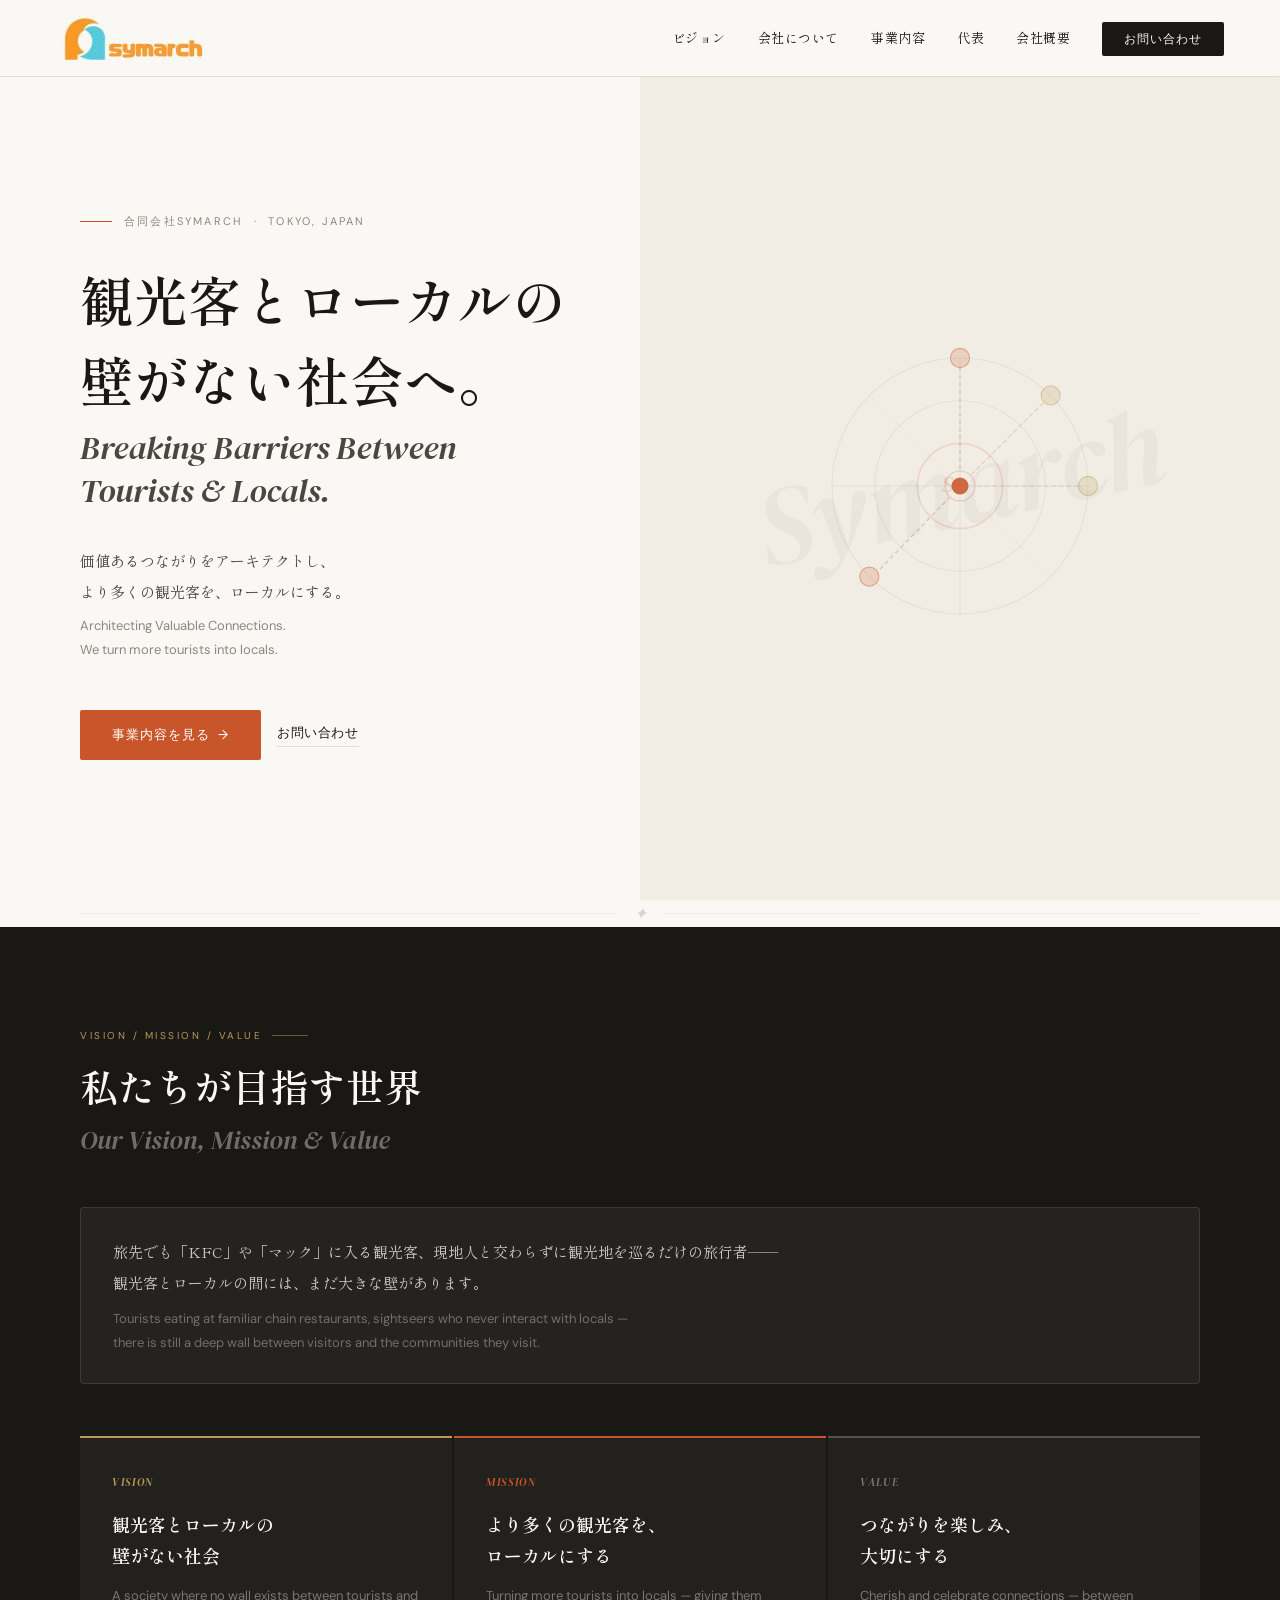
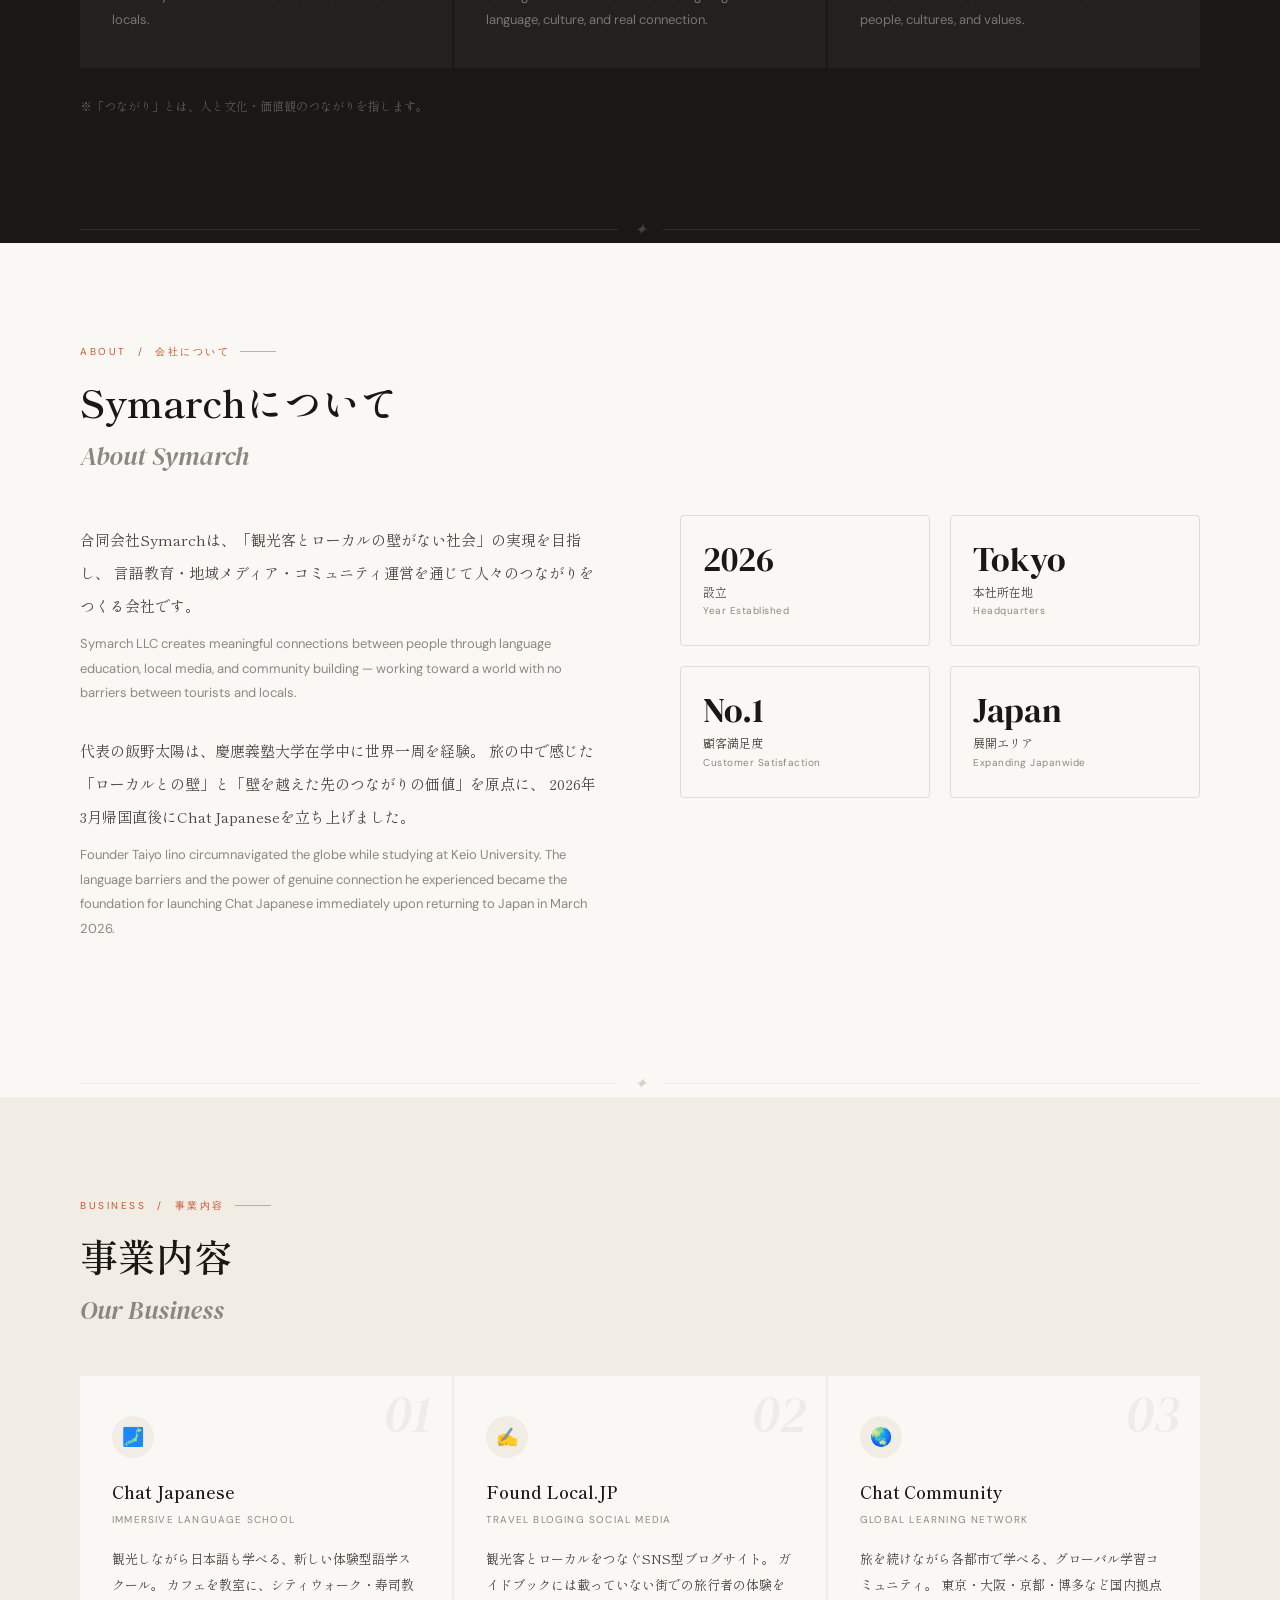
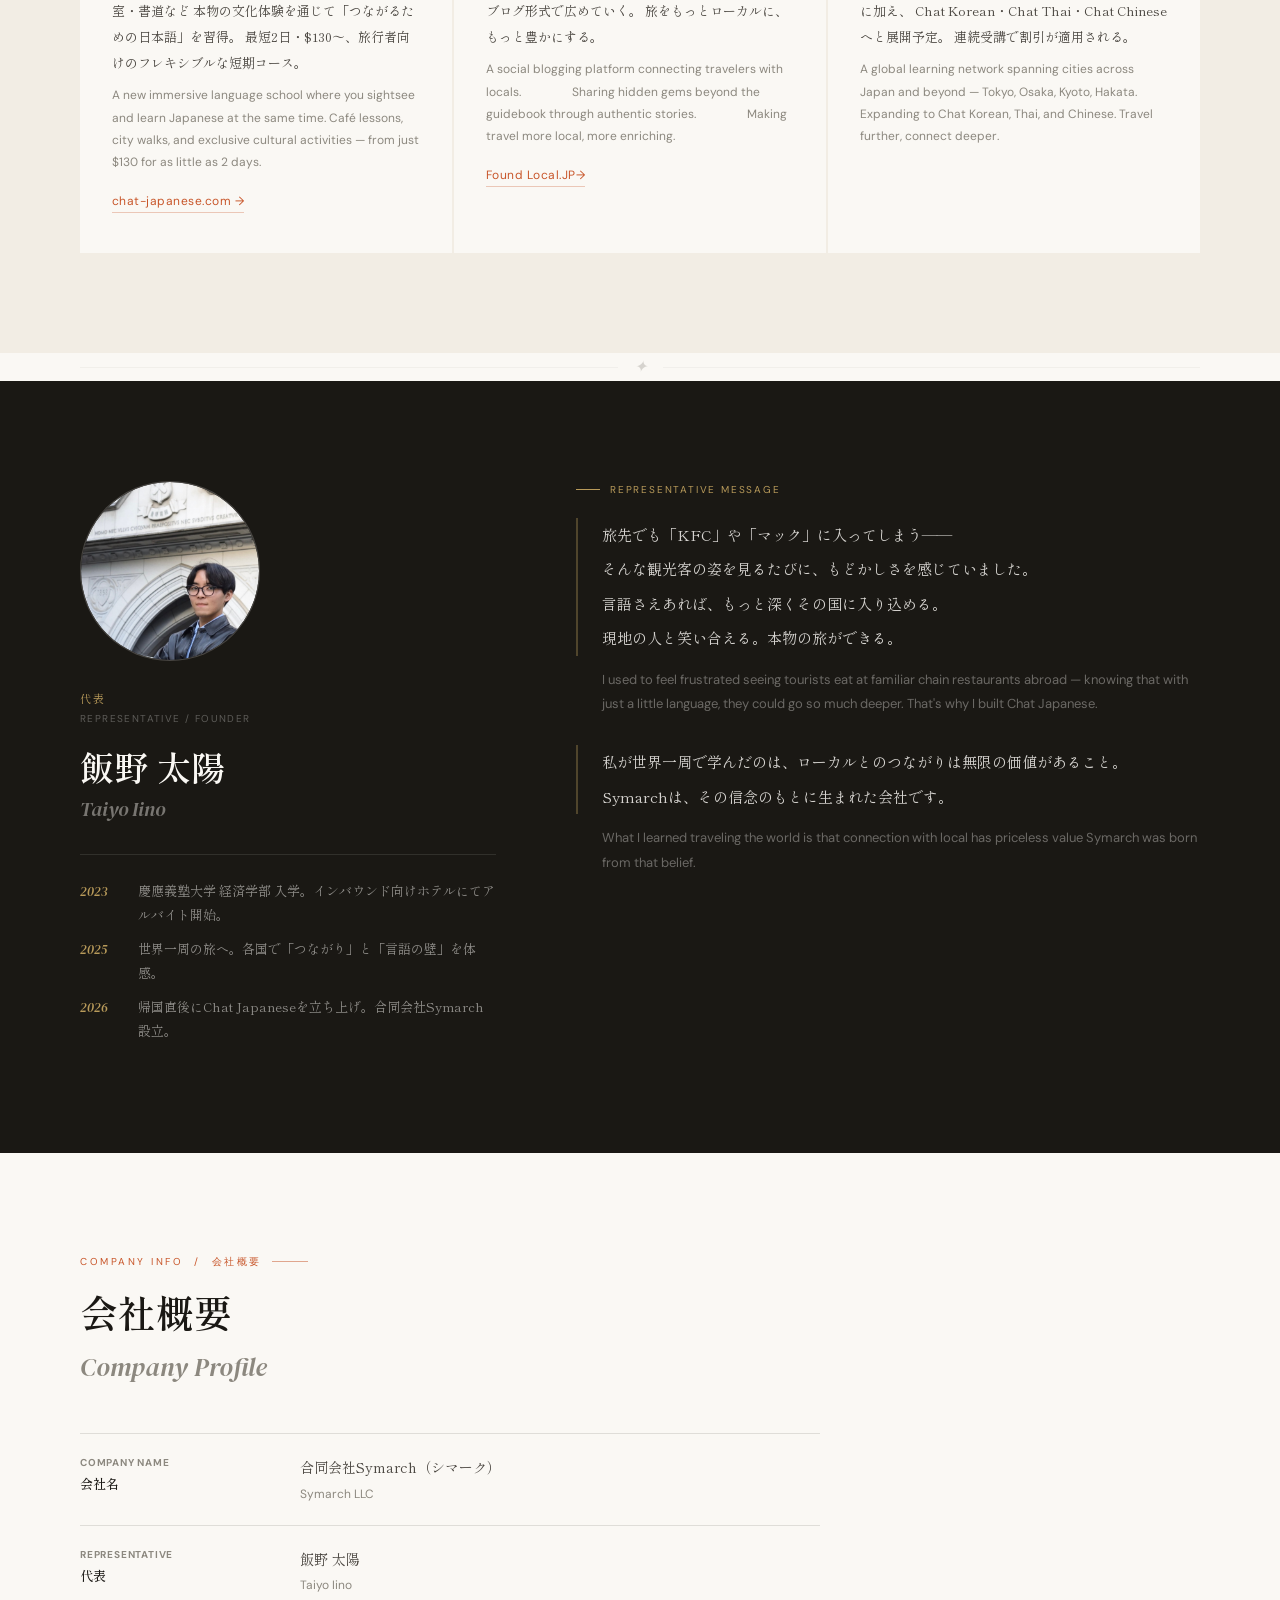
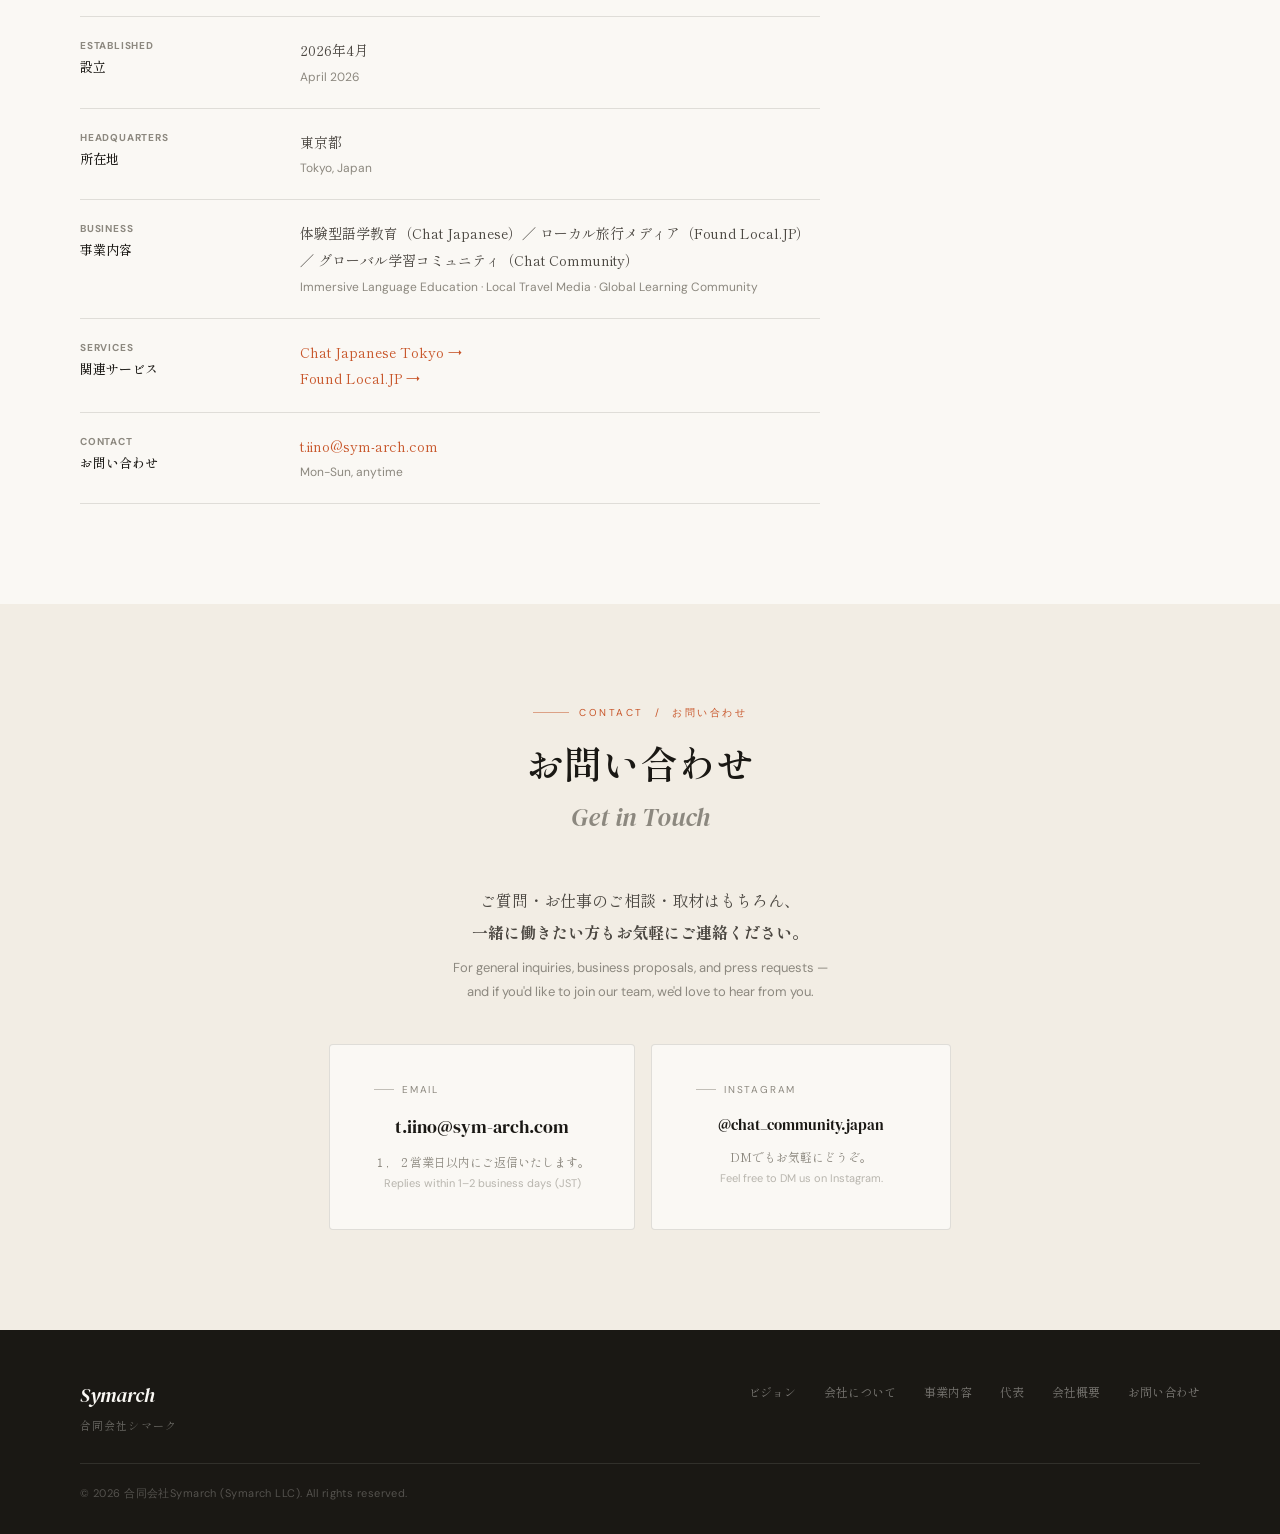
<file: index.html>
<!DOCTYPE html>
<html lang="ja">
<head>
  <meta charset="UTF-8">
  <meta name="viewport" content="width=device-width, initial-scale=1.0">
  <title>合同会社Symarch | シマーク</title>

  <!-- Google Fonts -->
  <link rel="preconnect" href="https://fonts.googleapis.com">
  <link rel="preconnect" href="https://fonts.gstatic.com" crossorigin>
  <link href="https://fonts.googleapis.com/css2?family=Shippori+Mincho:wght@400;500;600&family=DM+Sans:opsz,wght@9..40,300;9..40,400;9..40,500&family=DM+Serif+Display:ital@0;1&display=swap" rel="stylesheet">

   <link rel="icon" type="image/x-icon" href="favicon.ico">
  <link rel="icon" type="image/png" sizes="32x32" href="favicon-32x32.png">
  <link rel="icon" type="image/png" sizes="16x16" href="favicon-16x16.png">
  <link rel="apple-touch-icon" sizes="180x180" href="apple-touch-icon.png">
  <meta name="theme-color" content="#faf8f4">

   <!-- OGP（SNSシェア用） -->
  <meta property="og:type" content="website">
  <meta property="og:title" content="合同会社Symarch | シマーク">
  <meta property="og:description" content="観光客とローカルの壁がない社会へ。言語教育・地域メディア・コミュニティ運営を通じて人々のつながりをつくる会社です。">
  <meta property="og:image" content="android-chrome-512x512.png">
  <meta name="twitter:card" content="summary">
  
  <!-- Stylesheet（同一ディレクトリ） -->
  <link rel="stylesheet" href="style.css">
</head>
<body>

<!-- ============================================================
     NAVIGATION
     ============================================================ -->
<nav id="nav">
  <a href="#home" class="nav-logo" id="logo-link">
    <!--
      ロゴ画像を用意したら logo.png（または任意のファイル名）を
      このファイルと同じフォルダに置いてください。
      画像が見つからない場合はテキストロゴに自動フォールバックします。
    -->
    <img
      src="banar-logo.jpg"
      alt="Symarch ロゴ"
      id="logo-img"
      onerror="this.style.display='none'; document.getElementById('logo-text').style.display='flex';"
    >
    <span id="logo-text" class="nav-logo-text" style="display: none;">
      <span>Symarch</span>
      <span>合同会社シマーク</span>
    </span>
  </a>

  <ul class="nav-links">
    <li><a href="#vmv">ビジョン</a></li>
    <li><a href="#about">会社について</a></li>
    <li><a href="#business">事業内容</a></li>
    <li><a href="#representative">代表</a></li>
    <li><a href="#company">会社概要</a></li>
    <li><a href="#contact" class="nav-cta">お問い合わせ</a></li>
  </ul>
</nav>


<!-- ============================================================
     HERO
     ============================================================ -->
<div class="hero" id="home">
  <div class="hero-left">
    <p class="hero-eyebrow">合同会社Symarch &nbsp;·&nbsp; Tokyo, Japan</p>

    <h1 class="hero-title-ja">観光客とローカルの<br>壁がない社会へ。</h1>
    <p class="hero-title-en">Breaking Barriers Between<br>Tourists &amp; Locals.</p>

    <p class="hero-sub-ja">
      価値あるつながりをアーキテクトし、<br>
      より多くの観光客を、ローカルにする。
    </p>
    <p class="hero-sub-en">
      Architecting Valuable Connections.<br>
      We turn more tourists into locals.
    </p>

    <div class="hero-actions">
      <a href="#business" class="btn-primary">事業内容を見る &nbsp;→</a>
      <a href="#contact"  class="btn-ghost">お問い合わせ</a>
    </div>
  </div>

  <div class="hero-right">
    <div class="hero-graphic">
      <svg viewBox="0 0 300 300" fill="none" xmlns="http://www.w3.org/2000/svg">
        <circle cx="150" cy="150" r="120" stroke="rgba(26,24,20,.07)"  stroke-width="1"/>
        <circle cx="150" cy="150" r="80"  stroke="rgba(26,24,20,.07)"  stroke-width="1"/>
        <circle cx="150" cy="150" r="40"  stroke="rgba(200,86,42,.18)" stroke-width="1.5"/>
        <line x1="30"  y1="150" x2="270" y2="150" stroke="rgba(26,24,20,.09)" stroke-width=".75"/>
        <line x1="150" y1="30"  x2="150" y2="270" stroke="rgba(26,24,20,.09)" stroke-width=".75"/>
        <line x1="65"  y1="65"  x2="235" y2="235" stroke="rgba(26,24,20,.06)" stroke-width=".75"/>
        <line x1="235" y1="65"  x2="65"  y2="235" stroke="rgba(26,24,20,.06)" stroke-width=".75"/>
        <circle cx="150" cy="30"  r="9" fill="rgba(200,86,42,.22)" stroke="rgba(200,86,42,.5)"  stroke-width="1"/>
        <circle cx="270" cy="150" r="9" fill="rgba(184,154,90,.22)" stroke="rgba(184,154,90,.5)" stroke-width="1"/>
        <circle cx="65"  cy="235" r="9" fill="rgba(200,86,42,.22)" stroke="rgba(200,86,42,.5)"  stroke-width="1"/>
        <circle cx="235" cy="65"  r="9" fill="rgba(184,154,90,.22)" stroke="rgba(184,154,90,.5)" stroke-width="1"/>
        <circle cx="150" cy="150" r="8"  fill="#c8562a"/>
        <circle cx="150" cy="150" r="14" fill="none" stroke="rgba(200,86,42,.3)" stroke-width="1"/>
        <line x1="150" y1="39"  x2="150" y2="136" stroke="rgba(200,86,42,.4)"  stroke-width="1" stroke-dasharray="4 3"/>
        <line x1="261" y1="150" x2="164" y2="150" stroke="rgba(184,154,90,.4)" stroke-width="1" stroke-dasharray="4 3"/>
        <line x1="75"  y1="228" x2="140" y2="161" stroke="rgba(200,86,42,.4)"  stroke-width="1" stroke-dasharray="4 3"/>
        <line x1="228" y1="72"  x2="161" y2="139" stroke="rgba(184,154,90,.4)" stroke-width="1" stroke-dasharray="4 3"/>
        <text x="133" y="156" font-family="Georgia,serif" font-size="22" font-style="italic" fill="rgba(200,86,42,.2)">S</text>
      </svg>
    </div>
  </div>
</div>

<div class="divider">
  <div class="divider-line"></div>
  <div class="divider-mark">✦</div>
  <div class="divider-line"></div>
</div>


<!-- ============================================================
     VMV — Vision / Mission / Value
     ============================================================ -->
<section id="vmv">
  <p class="sec-label">Vision / Mission / Value</p>
  <h2 class="sec-h">私たちが目指す世界</h2>
  <p class="sec-h-en">Our Vision, Mission &amp; Value</p>

  <div class="vmv-problem fade-up">
    <p class="ja">
      旅先でも「KFC」や「マック」に入る観光客、現地人と交わらずに観光地を巡るだけの旅行者——<br>
      観光客とローカルの間には、まだ大きな壁があります。
    </p>
    <p class="en">
      Tourists eating at familiar chain restaurants, sightseers who never interact with locals —<br>
      there is still a deep wall between visitors and the communities they visit.
    </p>
  </div>

  <div class="vmv-cards fade-up">
    <div class="vmv-card vision">
      <p class="vmv-tag">Vision</p>
      <p class="vmv-body-ja">観光客とローカルの<br>壁がない社会</p>
      <p class="vmv-body-en">A society where no wall exists between tourists and locals.</p>
    </div>
    <div class="vmv-card mission">
      <p class="vmv-tag">Mission</p>
      <p class="vmv-body-ja">より多くの観光客を、<br>ローカルにする</p>
      <p class="vmv-body-en">Turning more tourists into locals — giving them language, culture, and real connection.</p>
    </div>
    <div class="vmv-card value">
      <p class="vmv-tag">Value</p>
      <p class="vmv-body-ja">つながりを楽しみ、<br>大切にする</p>
      <p class="vmv-body-en">Cherish and celebrate connections — between people, cultures, and values.</p>
    </div>
  </div>

  <p class="vmv-note">※「つながり」とは、人と文化・価値観のつながりを指します。</p>
</section>

<div class="divider-dark">
  <div class="divider-line"></div>
  <div class="divider-mark">✦</div>
  <div class="divider-line"></div>
</div>


<!-- ============================================================
     ABOUT
     ============================================================ -->
<section id="about" class="fade-up">
  <div class="about-text">
    <p class="sec-label">About &nbsp;/&nbsp; 会社について</p>
    <h2 class="sec-h">Symarchについて</h2>
    <p class="sec-h-en">About Symarch</p>

    <p class="ja">
      合同会社Symarchは、「観光客とローカルの壁がない社会」の実現を目指し、
      言語教育・地域メディア・コミュニティ運営を通じて人々のつながりをつくる会社です。
    </p>
    <p class="en">
      Symarch LLC creates meaningful connections between people through language education,
      local media, and community building — working toward a world with no barriers between tourists and locals.
    </p>

    <p class="ja">
      代表の飯野太陽は、慶應義塾大学在学中に世界一周を経験。
      旅の中で感じた「ローカルとの壁」と「壁を越えた先のつながりの価値」を原点に、
      2026年3月帰国直後にChat Japaneseを立ち上げました。
    </p>
    <p class="en">
      Founder Taiyo Iino circumnavigated the globe while studying at Keio University.
      The language barriers and the power of genuine connection he experienced became
      the foundation for launching Chat Japanese immediately upon returning to Japan in March 2026.
    </p>
  </div>

  <div class="about-stats">
    <div class="stat-card">
      <div class="stat-num">2026</div>
      <div class="stat-ja">設立</div>
      <div class="stat-en">Year Established</div>
    </div>
    <div class="stat-card">
      <div class="stat-num">Tokyo</div>
      <div class="stat-ja">本社所在地</div>
      <div class="stat-en">Headquarters</div>
    </div>
    <div class="stat-card">
      <div class="stat-num">No.1</div>
      <div class="stat-ja">顧客満足度</div>
      <div class="stat-en">Customer Satisfaction</div>
    </div>
    <div class="stat-card">
      <div class="stat-num">Japan</div>
      <div class="stat-ja">展開エリア</div>
      <div class="stat-en">Expanding Japanwide</div>
    </div>
  </div>
</section>

<div class="divider">
  <div class="divider-line"></div>
  <div class="divider-mark">✦</div>
  <div class="divider-line"></div>
</div>


<!-- ============================================================
     BUSINESS
     ============================================================ -->
<section id="business" class="fade-up">
  <p class="sec-label">Business &nbsp;/&nbsp; 事業内容</p>
  <h2 class="sec-h">事業内容</h2>
  <p class="sec-h-en">Our Business</p>

  <div class="biz-grid">

    <!-- 01 Chat Japanese -->
    <div class="biz-card">
      <div class="biz-num">01</div>
      <div class="biz-icon">🗾</div>
      <div class="biz-title-ja">Chat Japanese</div>
      <div class="biz-title-en">Immersive Language School</div>
      <p class="biz-desc-ja">
        観光しながら日本語も学べる、新しい体験型語学スクール。
        カフェを教室に、シティウォーク・寿司教室・書道など
        本物の文化体験を通じて「つながるための日本語」を習得。
        最短2日・$130〜、旅行者向けのフレキシブルな短期コース。
      </p>
      <p class="biz-desc-en">
        A new immersive language school where you sightsee and learn Japanese at the same time.
        Café lessons, city walks, and exclusive cultural activities — from just $130 for as little as 2 days.
      </p>
      <a href="https://www.chat-japanese.com" target="_blank" class="biz-link">
        chat-japanese.com →
      </a>
    </div>

    <!-- 02 Localism.blog -->
    <div class="biz-card">
      <div class="biz-num">02</div>
      <div class="biz-icon">✍️</div>
      <div class="biz-title-ja">Found Local.JP</div>
      <div class="biz-title-en">Travel Bloging Social Media</div>
      <p class="biz-desc-ja">
        観光客とローカルをつなぐSNS型ブログサイト。
        ガイドブックには載っていない街での旅行者の体験を
        ブログ形式で広めていく。
        旅をもっとローカルに、もっと豊かにする。
      </p>
      <p class="biz-desc-en">
        A social blogging platform connecting travelers with locals.
　　　　Sharing hidden gems beyond the guidebook through authentic stories.
　　　　Making travel more local, more enriching.
      </p>
      <a href="https://www.localism.blog" target="_blank" class="biz-link">
        Found Local.JP→
      </a>
    </div>

    <!-- 03 Chat Community -->
    <div class="biz-card">
      <div class="biz-num">03</div>
      <div class="biz-icon">🌏</div>
      <div class="biz-title-ja">Chat Community</div>
      <div class="biz-title-en">Global Learning Network</div>
      <p class="biz-desc-ja">
        旅を続けながら各都市で学べる、グローバル学習コミュニティ。
        東京・大阪・京都・博多など国内拠点に加え、
        Chat Korean・Chat Thai・Chat Chineseへと展開予定。
        連続受講で割引が適用される。
      </p>
      <p class="biz-desc-en">
        A global learning network spanning cities across Japan and beyond —
        Tokyo, Osaka, Kyoto, Hakata. Expanding to Chat Korean, Thai, and Chinese.
        Travel further, connect deeper.
      </p>
    </div>

  </div>
</section>

<div class="divider">
  <div class="divider-line"></div>
  <div class="divider-mark">✦</div>
  <div class="divider-line"></div>
</div>


<!-- ============================================================
     REPRESENTATIVE
     ============================================================ -->
<section id="representative">

  <div class="fade-up"> 
    <div class="rep-portrait" id="rep-portrait-wrap">
      <img
        src="founder.jpg"
        alt="飯野 太陽"
        onerror="this.style.display='none'; document.getElementById('rep-initial').style.display='block';"
      >
      <span id="rep-initial" style="display: none;">T</span>
    </div>

    <p class="rep-role-ja">代表</p>
    <p class="rep-role-en">Representative / Founder</p>
    <h2 class="rep-name-ja">飯野 太陽</h2>
    <p class="rep-name-en">Taiyo Iino</p>

    <div class="rep-profile">
      <div class="rep-profile-item">
        <span class="rep-year">2023</span>
        <span class="rep-text">慶應義塾大学 経済学部 入学。インバウンド向けホテルにてアルバイト開始。</span>
      </div>
      <div class="rep-profile-item">
        <span class="rep-year">2025</span>
        <span class="rep-text">世界一周の旅へ。各国で「つながり」と「言語の壁」を体感。</span>
      </div>
      <div class="rep-profile-item">
        <span class="rep-year">2026</span>
        <span class="rep-text">帰国直後にChat Japaneseを立ち上げ。合同会社Symarch 設立。</span>
      </div>
    </div>
  </div>

  <div class="fade-up">
    <p class="rep-msg-label">Representative Message</p>

    <p class="rep-quote-ja">
      旅先でも「KFC」や「マック」に入ってしまう——<br>
      そんな観光客の姿を見るたびに、もどかしさを感じていました。<br>
      言語さえあれば、もっと深くその国に入り込める。<br>
      現地の人と笑い合える。本物の旅ができる。
    </p>
    <p class="rep-quote-en">
      I used to feel frustrated seeing tourists eat at familiar chain restaurants abroad —
      knowing that with just a little language, they could go so much deeper.
      That's why I built Chat Japanese.
    </p>

    <p class="rep-quote-ja">
      私が世界一周で学んだのは、ローカルとのつながりは無限の価値があること。<br>
      Symarchは、その信念のもとに生まれた会社です。
    </p>
    <p class="rep-quote-en">
      What I learned traveling the world is that connection with local has priceless value
      Symarch was born from that belief.
    </p>
  </div>

</section>


<!-- ============================================================
     COMPANY INFO
     ============================================================ -->
<section id="company" class="fade-up">
  <p class="sec-label">Company Info &nbsp;/&nbsp; 会社概要</p>
  <h2 class="sec-h">会社概要</h2>
  <p class="sec-h-en">Company Profile</p>

  <table class="co-table">
    <tr>
      <th>
        <span class="th-en">Company Name</span>
        <span class="th-ja">会社名</span>
      </th>
      <td>
        <span class="td-ja">合同会社Symarch（シマーク）</span>
        <span class="td-en">Symarch LLC</span>
      </td>
    </tr>
    <tr>
      <th>
        <span class="th-en">Representative</span>
        <span class="th-ja">代表</span>
      </th>
      <td>
        <span class="td-ja">飯野 太陽</span>
        <span class="td-en">Taiyo Iino</span>
      </td>
    </tr>
    <tr>
      <th>
        <span class="th-en">Established</span>
        <span class="th-ja">設立</span>
      </th>
      <td>
        <span class="td-ja">2026年4月</span>
        <span class="td-en">April 2026</span>
      </td>
    </tr>
    <tr>
      <th>
        <span class="th-en">Headquarters</span>
        <span class="th-ja">所在地</span>
      </th>
      <td>
        <span class="td-ja">東京都</span>
        <span class="td-en">Tokyo, Japan</span>
      </td>
    </tr>
    <tr>
      <th>
        <span class="th-en">Business</span>
        <span class="th-ja">事業内容</span>
      </th>
      <td>
        <span class="td-ja">
          体験型語学教育（Chat Japanese）／
          ローカル旅行メディア（Found Local.JP）／
          グローバル学習コミュニティ（Chat Community）
        </span>
        <span class="td-en">
          Immersive Language Education · Local Travel Media · Global Learning Community
        </span>
      </td>
    </tr>
    <tr>
      <th>
        <span class="th-en">Services</span>
        <span class="th-ja">関連サービス</span>
      </th>
      <td>
        <span class="td-ja">
          <a href="https://www.chat-japanese.com" target="_blank">Chat Japanese Tokyo →</a><br>
          <a href="https://www.chat-communityjapan.com"            target="_blank">Found Local.JP →</a>
        </span>
      </td>
    </tr>
    <tr>
      <th>
        <span class="th-en">Contact</span>
        <span class="th-ja">お問い合わせ</span>
      </th>
      <td>
        <span class="td-ja">
          <a href="mailto:t.iino@sym-arch.com">t.iino@sym-arch.com</a>
        </span>
        <span class="td-en">Mon-Sun, anytime</span>
      </td>
    </tr>
  </table>
</section>


<!-- ============================================================
     CONTACT
     ============================================================ -->
<section id="contact" class="fade-up">
  <p class="sec-label">Contact &nbsp;/&nbsp; お問い合わせ</p>
  <h2 class="sec-h">お問い合わせ</h2>
  <p class="sec-h-en">Get in Touch</p>

  <p class="contact-lead-ja">
    ご質問・お仕事のご相談・取材はもちろん、<br>
    <strong>一緒に働きたい方もお気軽にご連絡ください。</strong>
  </p>
  <p class="contact-lead-en">
    For general inquiries, business proposals, and press requests —<br>
    and if you'd like to join our team, we'd love to hear from you.
  </p>

  <div class="contact-cards">
    <div class="contact-card">
      <p class="contact-card-label">Email</p>
      <a href="mailto:t.iino@sym-arch.com" class="contact-email">
        t.iino@sym-arch.com
      </a>
      <p class="contact-note-ja">１，２営業日以内にご返信いたします。</p>
      <p class="contact-note-en">Replies within 1–2 business days (JST)</p>
    </div>

    <div class="contact-card">
      <p class="contact-card-label">Instagram</p>
      <a href="https://www.instagram.com/chat_community.japan" target="_blank" class="contact-email" style="font-size: 15px;">
        @chat_community.japan
      </a>
      <p class="contact-note-ja">DMでもお気軽にどうぞ。</p>
      <p class="contact-note-en">Feel free to DM us on Instagram.</p>
    </div>
  </div>
</section>


<!-- ============================================================
     FOOTER
     ============================================================ -->
<footer>
  <div class="footer-inner">
    <div>
      <div class="footer-brand-en">Symarch</div>
      <div class="footer-brand-ja">合同会社シマーク</div>
    </div>
    <ul class="footer-links">
      <li><a href="#vmv">ビジョン</a></li>
      <li><a href="#about">会社について</a></li>
      <li><a href="#business">事業内容</a></li>
      <li><a href="#representative">代表</a></li>
      <li><a href="#company">会社概要</a></li>
      <li><a href="#contact">お問い合わせ</a></li>
    </ul>
  </div>
  <p class="footer-copy">© 2026 合同会社Symarch (Symarch LLC). All rights reserved.</p>
</footer>


<!-- ============================================================
     JavaScript
     ============================================================ -->
<script>
  // フェードインアニメーション
  const io = new IntersectionObserver(entries => {
    entries.forEach(e => {
      if (e.isIntersecting) {
        e.target.classList.add('visible');
        io.unobserve(e.target);
      }
    });
  }, { threshold: 0.07 });

  document.querySelectorAll('.fade-up').forEach(el => io.observe(el));

  // スクロールでナビを細くする
  const nav = document.getElementById('nav');
  window.addEventListener('scroll', () => {
    nav.style.padding = window.scrollY > 40 ? '10px 56px' : '16px 56px';
  }, { passive: true });
</script>

</body>
</html>
</file>
<file: style.css>
/* ============================================================
   合同会社Symarch — Corporate Site Stylesheet
   style.css
   ============================================================ */

/* ─── RESET & ROOT ─── */
*, *::before, *::after {
  box-sizing: border-box;
  margin: 0;
  padding: 0;
}

:root {
  --ink:        #1a1814;
  --ink-mid:    #4a4640;
  --ink-light:  #8c887f;
  --paper:      #faf8f4;
  --paper-warm: #f2ede4;
  --accent:     #c8562a;
  --gold:       #b89a5a;
  --border:     rgba(26, 24, 20, 0.12);
  --font-ja:      'Shippori Mincho', serif;
  --font-en:      'DM Sans', sans-serif;
  --font-display: 'DM Serif Display', serif;
}

html {
  scroll-behavior: smooth;
}

body {
  background: var(--paper);
  color: var(--ink);
  font-family: var(--font-en);
  font-size: 16px;
  line-height: 1.7;
  overflow-x: hidden;
}

/* ─── NAVIGATION ─── */
nav {
  position: fixed;
  top: 0; left: 0; right: 0;
  z-index: 100;
  display: flex;
  align-items: center;
  justify-content: space-between;
  padding: 16px 56px;
  background: rgba(250, 248, 244, 0.94);
  backdrop-filter: blur(14px);
  border-bottom: 1px solid var(--border);
  transition: padding 0.3s;
}

.nav-logo {
  text-decoration: none;
  display: flex;
  align-items: center;
}

.nav-logo img {
  height: 44px;
  width: auto;
  display: block;
}

.nav-logo-text {
  display: flex;
  flex-direction: column;
  line-height: 1;
}

.nav-logo-text span:first-child {
  font-family: var(--font-display);
  font-size: 20px;
  color: var(--ink);
  letter-spacing: 0.02em;
}

.nav-logo-text span:last-child {
  font-family: var(--font-ja);
  font-size: 10px;
  color: var(--ink-light);
  letter-spacing: 0.1em;
  margin-top: 2px;
}

.nav-links {
  display: flex;
  align-items: center;
  gap: 32px;
  list-style: none;
}

.nav-links a {
  text-decoration: none;
  font-family: var(--font-ja);
  font-size: 13px;
  color: var(--ink);
  letter-spacing: 0.04em;
  position: relative;
  padding-bottom: 2px;
}

.nav-links a::after {
  content: '';
  position: absolute;
  bottom: -2px; left: 0; right: 0;
  height: 1px;
  background: var(--accent);
  transform: scaleX(0);
  transform-origin: left;
  transition: transform 0.25s;
}

.nav-links a:hover::after {
  transform: scaleX(1);
}

.nav-cta {
  background: var(--ink) !important;
  color: var(--paper) !important;
  padding: 9px 22px !important;
  border-radius: 2px;
  font-size: 12px !important;
  letter-spacing: 0.08em !important;
  transition: background 0.2s;
  font-family: var(--font-en) !important;
}

.nav-cta:hover {
  background: var(--accent) !important;
}

.nav-cta::after {
  display: none !important;
}

/* ─── HERO ─── */
.hero {
  min-height: 100vh;
  display: grid;
  grid-template-columns: 1fr 1fr;
  padding-top: 72px;
  overflow: hidden;
}

.hero-left {
  display: flex;
  flex-direction: column;
  justify-content: center;
  padding: 80px 64px 80px 80px;
}

.hero-eyebrow {
  font-size: 11px;
  letter-spacing: 0.2em;
  color: var(--ink-light);
  text-transform: uppercase;
  margin-bottom: 28px;
  display: flex;
  align-items: center;
  gap: 12px;
}

.hero-eyebrow::before {
  content: '';
  display: block;
  width: 32px;
  height: 1px;
  background: var(--accent);
}

.hero-title-ja {
  font-family: var(--font-ja);
  font-size: clamp(36px, 4.2vw, 58px);
  font-weight: 600;
  line-height: 1.5;
  color: var(--ink);
  margin-bottom: 6px;
}

.hero-title-en {
  font-family: var(--font-display);
  font-size: clamp(20px, 2.6vw, 36px);
  font-style: italic;
  color: var(--ink-mid);
  margin-bottom: 32px;
  line-height: 1.3;
}

.hero-sub-ja {
  font-family: var(--font-ja);
  font-size: 15px;
  line-height: 2.1;
  color: var(--ink-mid);
  margin-bottom: 6px;
}

.hero-sub-en {
  font-size: 13px;
  line-height: 1.85;
  color: var(--ink-light);
  margin-bottom: 48px;
}

.hero-actions {
  display: flex;
  gap: 16px;
  align-items: center;
  flex-wrap: wrap;
}

.btn-primary {
  background: var(--accent);
  color: #fff;
  padding: 14px 32px;
  text-decoration: none;
  font-size: 13px;
  letter-spacing: 0.08em;
  border-radius: 2px;
  transition: background 0.2s, transform 0.15s;
  display: inline-block;
}

.btn-primary:hover {
  background: #a8441e;
  transform: translateY(-1px);
}

.btn-ghost {
  color: var(--ink);
  text-decoration: none;
  font-size: 13px;
  letter-spacing: 0.04em;
  border-bottom: 1px solid var(--border);
  padding-bottom: 2px;
  transition: border-color 0.2s, color 0.2s;
}

.btn-ghost:hover {
  color: var(--accent);
  border-color: var(--accent);
}

.hero-right {
  position: relative;
  background: var(--paper-warm);
  overflow: hidden;
}

.hero-right::before {
  content: 'Symarch';
  position: absolute;
  top: 50%; left: 50%;
  transform: translate(-50%, -50%) rotate(-12deg);
  font-family: var(--font-display);
  font-size: 110px;
  font-style: italic;
  color: rgba(26, 24, 20, 0.04);
  white-space: nowrap;
  pointer-events: none;
}

.hero-graphic {
  position: absolute;
  inset: 0;
  display: flex;
  align-items: center;
  justify-content: center;
}

.hero-graphic svg {
  width: 58%;
  max-width: 320px;
  opacity: 0.88;
}

/* ─── SECTION COMMONS ─── */
section {
  padding: 100px 80px;
}

.sec-label {
  font-size: 10px;
  letter-spacing: 0.25em;
  text-transform: uppercase;
  color: var(--accent);
  margin-bottom: 14px;
  display: flex;
  align-items: center;
  gap: 10px;
}

.sec-label::after {
  content: '';
  width: 36px;
  height: 1px;
  background: var(--accent);
  opacity: 0.5;
}

.sec-h {
  font-family: var(--font-ja);
  font-size: clamp(26px, 3vw, 38px);
  font-weight: 600;
  line-height: 1.45;
  margin-bottom: 6px;
}

.sec-h-en {
  font-family: var(--font-display);
  font-size: clamp(18px, 2vw, 26px);
  font-style: italic;
  color: var(--ink-light);
  margin-bottom: 44px;
}

/* ─── DIVIDER ─── */
.divider {
  display: flex;
  align-items: center;
  gap: 16px;
  margin: 0 80px;
  opacity: 0.32;
}

.divider-line {
  flex: 1;
  height: 1px;
  background: var(--border);
}

.divider-mark {
  font-family: var(--font-display);
  font-size: 16px;
  font-style: italic;
  color: var(--ink-light);
}

.divider-dark {
  background: var(--ink);
  padding: 0 80px;
  opacity: 1;
  display: flex;
  align-items: center;
  gap: 16px;
}

.divider-dark .divider-line {
  background: rgba(250, 248, 244, 0.1);
}

.divider-dark .divider-mark {
  color: rgba(250, 248, 244, 0.18);
}

/* ─── VMV ─── */
#vmv {
  background: var(--ink);
  color: var(--paper);
}

#vmv .sec-label {
  color: var(--gold);
}

#vmv .sec-label::after {
  background: var(--gold);
}

#vmv .sec-h {
  color: var(--paper);
}

#vmv .sec-h-en {
  color: rgba(250, 248, 244, 0.38);
}

.vmv-problem {
  background: rgba(250, 248, 244, 0.05);
  border: 1px solid rgba(250, 248, 244, 0.1);
  border-radius: 4px;
  padding: 28px 32px;
  margin-bottom: 52px;
}

.vmv-problem p.ja {
  font-family: var(--font-ja);
  font-size: 15px;
  line-height: 2.1;
  color: rgba(250, 248, 244, 0.78);
  margin-bottom: 8px;
}

.vmv-problem p.en {
  font-size: 13px;
  color: rgba(250, 248, 244, 0.36);
  line-height: 1.85;
}

.vmv-cards {
  display: grid;
  grid-template-columns: repeat(3, 1fr);
  gap: 2px;
}

.vmv-card {
  padding: 36px 32px;
  background: rgba(250, 248, 244, 0.04);
  border-top: 2px solid transparent;
  transition: background 0.25s;
}

.vmv-card:hover {
  background: rgba(250, 248, 244, 0.07);
}

.vmv-card.vision  { border-color: var(--gold); }
.vmv-card.mission { border-color: var(--accent); }
.vmv-card.value   { border-color: rgba(250, 248, 244, 0.22); }

.vmv-tag {
  font-family: var(--font-display);
  font-size: 11px;
  font-style: italic;
  letter-spacing: 0.15em;
  text-transform: uppercase;
  margin-bottom: 16px;
}

.vmv-card.vision  .vmv-tag { color: var(--gold); }
.vmv-card.mission .vmv-tag { color: var(--accent); }
.vmv-card.value   .vmv-tag { color: rgba(250, 248, 244, 0.4); }

.vmv-body-ja {
  font-family: var(--font-ja);
  font-size: 18px;
  font-weight: 600;
  line-height: 1.75;
  color: var(--paper);
  margin-bottom: 12px;
}

.vmv-body-en {
  font-size: 13px;
  line-height: 1.85;
  color: rgba(250, 248, 244, 0.4);
}

.vmv-note {
  margin-top: 28px;
  font-size: 12px;
  color: rgba(250, 248, 244, 0.28);
  font-family: var(--font-ja);
}

/* ─── ABOUT ─── */
#about {
  background: var(--paper);
  display: grid;
  grid-template-columns: 1fr 1fr;
  gap: 80px;
  align-items: center;
}

.about-text p.ja {
  font-family: var(--font-ja);
  font-size: 15px;
  line-height: 2.2;
  color: var(--ink-mid);
  margin-bottom: 10px;
}

.about-text p.en {
  font-size: 13px;
  line-height: 1.9;
  color: var(--ink-light);
  margin-bottom: 28px;
}

.about-stats {
  display: grid;
  grid-template-columns: 1fr 1fr;
  gap: 20px;
}

.stat-card {
  border: 1px solid var(--border);
  padding: 26px 22px;
  border-radius: 4px;
  position: relative;
  overflow: hidden;
  transition: border-color 0.2s;
}

.stat-card::before {
  content: '';
  position: absolute;
  top: 0; left: 0;
  width: 3px;
  height: 100%;
  background: var(--accent);
  opacity: 0;
  transition: opacity 0.2s;
}

.stat-card:hover { border-color: var(--accent); }
.stat-card:hover::before { opacity: 1; }

.stat-num {
  font-family: var(--font-display);
  font-size: 34px;
  color: var(--ink);
  line-height: 1;
  margin-bottom: 6px;
}

.stat-ja {
  font-family: var(--font-ja);
  font-size: 12px;
  color: var(--ink-mid);
}

.stat-en {
  font-size: 10px;
  color: var(--ink-light);
  letter-spacing: 0.05em;
}

/* ─── BUSINESS ─── */
#business {
  background: var(--paper-warm);
}

.biz-grid {
  display: grid;
  grid-template-columns: repeat(3, 1fr);
  gap: 2px;
}

.biz-card {
  background: var(--paper);
  padding: 40px 32px;
  position: relative;
  overflow: hidden;
  transition: background 0.25s;
}

.biz-card:hover {
  background: #fff;
}

.biz-num {
  font-family: var(--font-display);
  font-size: 52px;
  font-style: italic;
  color: rgba(26, 24, 20, 0.05);
  position: absolute;
  top: 12px; right: 20px;
  line-height: 1;
  pointer-events: none;
}

.biz-icon {
  width: 42px;
  height: 42px;
  border-radius: 50%;
  background: var(--paper-warm);
  display: flex;
  align-items: center;
  justify-content: center;
  font-size: 18px;
  margin-bottom: 20px;
}

.biz-title-ja {
  font-family: var(--font-ja);
  font-size: 17px;
  font-weight: 600;
  color: var(--ink);
  margin-bottom: 4px;
}

.biz-title-en {
  font-size: 10px;
  letter-spacing: 0.12em;
  color: var(--ink-light);
  text-transform: uppercase;
  margin-bottom: 18px;
}

.biz-desc-ja {
  font-family: var(--font-ja);
  font-size: 13px;
  line-height: 2;
  color: var(--ink-mid);
  margin-bottom: 8px;
}

.biz-desc-en {
  font-size: 12px;
  line-height: 1.85;
  color: var(--ink-light);
}

.biz-link {
  display: inline-block;
  margin-top: 18px;
  font-size: 12px;
  color: var(--accent);
  text-decoration: none;
  letter-spacing: 0.04em;
  border-bottom: 1px solid rgba(200, 86, 42, 0.3);
  padding-bottom: 1px;
  transition: border-color 0.2s;
}

.biz-link:hover {
  border-color: var(--accent);
}

/* ─── REPRESENTATIVE ─── */
#representative {
  background: var(--ink);
  color: var(--paper);
  display: grid;
  grid-template-columns: 1fr 1.5fr;
  gap: 80px;
  align-items: start;
  padding: 100px 80px;
}

.rep-portrait {
  width: 180px;
  height: 180px;
  border-radius: 50%;
  background: rgba(250, 248, 244, 0.07);
  border: 1px solid rgba(250, 248, 244, 0.14);
  display: flex;
  align-items: center;
  justify-content: center;
  font-family: var(--font-display);
  font-size: 52px;
  font-style: italic;
  color: rgba(250, 248, 244, 0.18);
  margin-bottom: 28px;
  overflow: hidden;
}

.rep-portrait img {
  width: 100%;
  height: 100%;
  object-fit: cover;
  border-radius: 50%;
}

.rep-role-ja {
  font-family: var(--font-ja);
  font-size: 11px;
  letter-spacing: 0.18em;
  color: var(--gold);
  margin-bottom: 3px;
}

.rep-role-en {
  font-size: 10px;
  letter-spacing: 0.14em;
  color: rgba(250, 248, 244, 0.3);
  text-transform: uppercase;
  margin-bottom: 20px;
}

.rep-name-ja {
  font-family: var(--font-ja);
  font-size: 34px;
  font-weight: 600;
  color: var(--paper);
  line-height: 1.2;
  margin-bottom: 4px;
}

.rep-name-en {
  font-family: var(--font-display);
  font-size: 20px;
  font-style: italic;
  color: rgba(250, 248, 244, 0.42);
  margin-bottom: 28px;
}

.rep-profile {
  border-top: 1px solid rgba(250, 248, 244, 0.1);
  padding-top: 24px;
}

.rep-profile-item {
  display: flex;
  gap: 14px;
  align-items: baseline;
  margin-bottom: 10px;
}

.rep-year {
  font-family: var(--font-display);
  font-size: 13px;
  font-style: italic;
  color: var(--gold);
  min-width: 44px;
  flex-shrink: 0;
}

.rep-text {
  font-family: var(--font-ja);
  font-size: 13px;
  line-height: 1.85;
  color: rgba(250, 248, 244, 0.52);
}

.rep-msg-label {
  font-size: 10px;
  letter-spacing: 0.18em;
  color: var(--gold);
  text-transform: uppercase;
  margin-bottom: 20px;
  display: flex;
  align-items: center;
  gap: 10px;
}

.rep-msg-label::before {
  content: '';
  display: block;
  width: 24px;
  height: 1px;
  background: var(--gold);
}

.rep-quote-ja {
  font-family: var(--font-ja);
  font-size: 15px;
  line-height: 2.3;
  color: rgba(250, 248, 244, 0.84);
  border-left: 2px solid rgba(184, 154, 90, 0.35);
  padding-left: 24px;
  margin-bottom: 12px;
}

.rep-quote-en {
  font-size: 13px;
  line-height: 1.9;
  color: rgba(250, 248, 244, 0.36);
  padding-left: 26px;
  margin-bottom: 28px;
}

/* ─── COMPANY ─── */
#company {
  background: var(--paper);
}

.co-table {
  width: 100%;
  max-width: 740px;
  border-collapse: collapse;
  margin-top: 40px;
}

.co-table tr {
  border-bottom: 1px solid var(--border);
}

.co-table tr:first-child {
  border-top: 1px solid var(--border);
}

.co-table th {
  text-align: left;
  padding: 20px 0;
  width: 220px;
  vertical-align: top;
}

.th-en {
  font-size: 10px;
  color: var(--ink-light);
  letter-spacing: 0.08em;
  text-transform: uppercase;
  display: block;
  margin-bottom: 2px;
}

.th-ja {
  font-family: var(--font-ja);
  font-size: 13px;
  font-weight: 500;
  color: var(--ink);
  display: block;
}

.co-table td {
  padding: 20px 0;
  vertical-align: top;
}

.td-ja {
  font-family: var(--font-ja);
  font-size: 14px;
  color: var(--ink-mid);
  display: block;
  line-height: 1.9;
}

.td-en {
  font-size: 12px;
  color: var(--ink-light);
  display: block;
  margin-top: 3px;
  line-height: 1.75;
}

.td-ja a,
.td-en a {
  color: var(--accent);
  text-decoration: none;
}

.td-ja a:hover,
.td-en a:hover {
  text-decoration: underline;
}

/* ─── CONTACT ─── */
#contact {
  background: var(--paper-warm);
  text-align: center;
}

#contact .sec-label {
  justify-content: center;
}

#contact .sec-label::before {
  content: '';
  width: 36px;
  height: 1px;
  background: var(--accent);
  opacity: 0.5;
}

#contact .sec-label::after {
  display: none;
}

.contact-lead-ja {
  font-family: var(--font-ja);
  font-size: 16px;
  line-height: 2;
  color: var(--ink-mid);
  max-width: 600px;
  margin: 0 auto 8px;
}

.contact-lead-en {
  font-size: 13px;
  color: var(--ink-light);
  max-width: 560px;
  margin: 0 auto 40px;
  line-height: 1.85;
}

.contact-cards {
  display: flex;
  gap: 16px;
  justify-content: center;
  flex-wrap: wrap;
}

.contact-card {
  background: var(--paper);
  border: 1px solid var(--border);
  border-radius: 4px;
  padding: 36px 44px;
  min-width: 300px;
  transition: border-color 0.2s, box-shadow 0.2s;
}

.contact-card:hover {
  border-color: rgba(200, 86, 42, 0.3);
  box-shadow: 0 4px 24px rgba(26, 24, 20, 0.06);
}

.contact-card-label {
  font-size: 10px;
  letter-spacing: 0.18em;
  text-transform: uppercase;
  color: var(--ink-light);
  margin-bottom: 14px;
  display: flex;
  align-items: center;
  gap: 8px;
}

.contact-card-label::before {
  content: '';
  width: 20px;
  height: 1px;
  background: var(--ink-light);
  opacity: 0.5;
}

.contact-email {
  font-family: var(--font-display);
  font-size: 18px;
  color: var(--ink);
  text-decoration: none;
  display: block;
  margin-bottom: 8px;
  transition: color 0.2s;
}

.contact-email:hover {
  color: var(--accent);
}

.contact-note-ja {
  font-family: var(--font-ja);
  font-size: 12px;
  color: var(--ink-light);
  line-height: 1.8;
}

.contact-note-en {
  font-size: 11px;
  color: rgba(140, 136, 127, 0.6);
  margin-top: 2px;
}

/* ─── FOOTER ─── */
footer {
  background: var(--ink);
  color: var(--paper);
  padding: 48px 80px 32px;
}

.footer-inner {
  display: flex;
  justify-content: space-between;
  align-items: flex-start;
  padding-bottom: 28px;
  border-bottom: 1px solid rgba(250, 248, 244, 0.1);
  margin-bottom: 20px;
}

.footer-brand-en {
  font-family: var(--font-display);
  font-size: 20px;
  font-style: italic;
  color: var(--paper);
  margin-bottom: 4px;
}

.footer-brand-ja {
  font-family: var(--font-ja);
  font-size: 11px;
  color: rgba(250, 248, 244, 0.35);
  letter-spacing: 0.1em;
}

.footer-links {
  display: flex;
  gap: 28px;
  list-style: none;
  align-items: center;
  flex-wrap: wrap;
}

.footer-links a {
  text-decoration: none;
  font-size: 12px;
  font-family: var(--font-ja);
  color: rgba(250, 248, 244, 0.42);
  transition: color 0.2s;
}

.footer-links a:hover {
  color: var(--paper);
}

.footer-copy {
  font-size: 11px;
  color: rgba(250, 248, 244, 0.26);
  letter-spacing: 0.04em;
}

/* ─── FADE-UP ANIMATION ─── */
.fade-up {
  opacity: 0;
  transform: translateY(20px);
  transition: opacity 0.7s ease, transform 0.7s ease;
}

.fade-up.visible {
  opacity: 1;
  transform: none;
}

/* ─── RESPONSIVE ─── */
@media (max-width: 960px) {
  nav {
    padding: 14px 24px;
  }

  .nav-links {
    display: none;
  }

  .hero {
    grid-template-columns: 1fr;
  }

  .hero-right {
    display: none;
  }

  .hero-left {
    padding: 60px 24px;
  }

  section {
    padding: 72px 24px;
  }

  #about {
    grid-template-columns: 1fr;
    gap: 40px;
  }

  .vmv-cards,
  .biz-grid {
    grid-template-columns: 1fr;
  }

  #representative {
    grid-template-columns: 1fr;
    gap: 48px;
    padding: 72px 24px;
  }

  .footer-inner {
    flex-direction: column;
    gap: 20px;
  }

  footer {
    padding: 40px 24px 24px;
  }

  .divider {
    margin: 0 24px;
  }

  .divider-dark {
    padding: 0 24px;
  }

  .contact-cards {
    flex-direction: column;
    align-items: center;
  }
}
</file>
